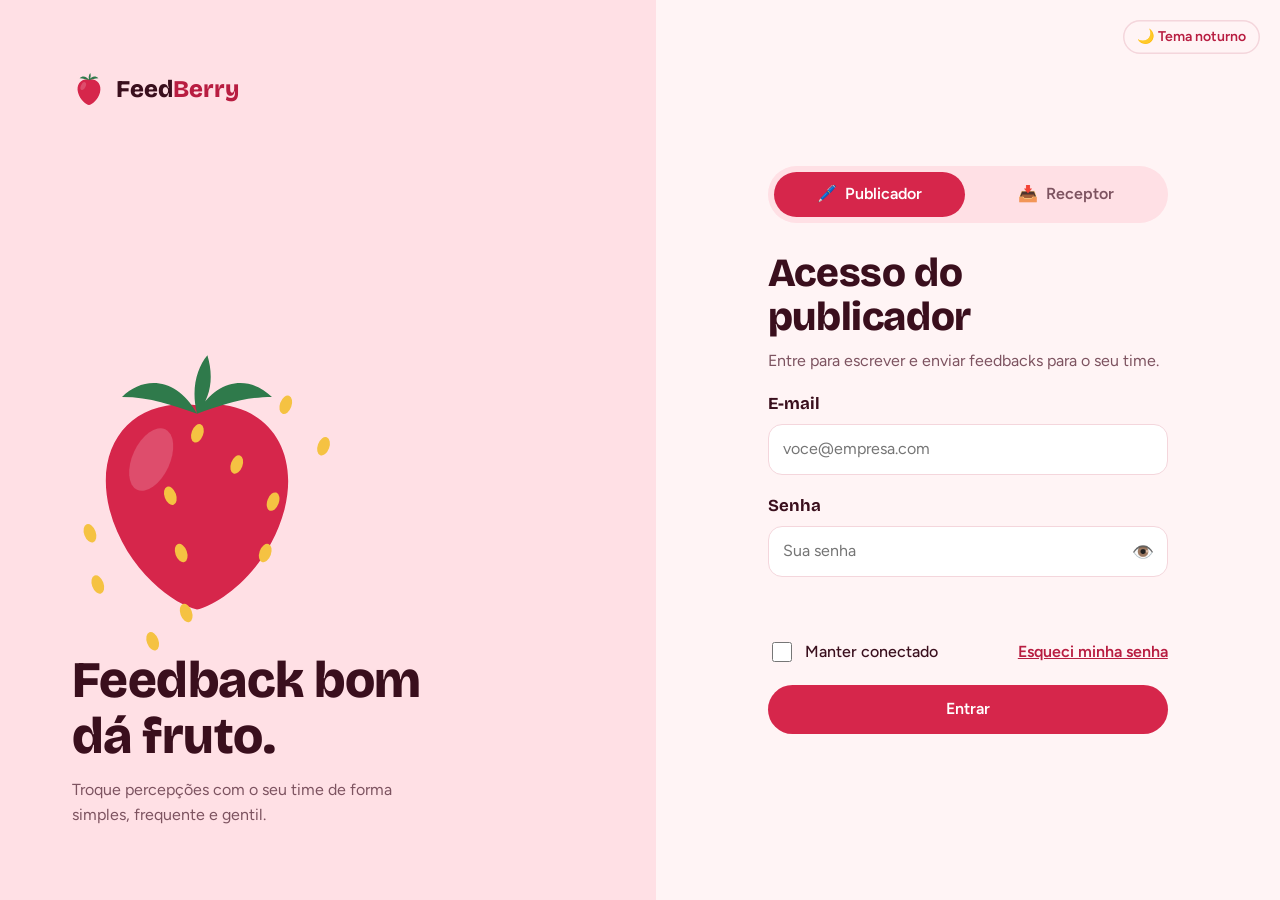
<file: src/frontend/index.html>
<!doctype html>
<html lang="pt-BR">
<head>
<meta charset="utf-8">
<meta name="viewport" content="width=device-width, initial-scale=1, viewport-fit=cover">
<title>Acesso do publicador · FeedBerry</title>
<link rel="icon" href="data:image/svg+xml,%3Csvg xmlns='http://www.w3.org/2000/svg' viewBox='0 0 100 100'%3E%3Ctext y='.9em' font-size='90'%3E🍓%3C/text%3E%3C/svg%3E">
<link rel="preconnect" href="https://fonts.googleapis.com">
<link rel="preconnect" href="https://fonts.gstatic.com" crossorigin>
<link href="https://fonts.googleapis.com/css2?family=Bricolage+Grotesque:opsz,wght@12..96,500;12..96,700;12..96,800&family=Figtree:wght@400;500;600&display=swap" rel="stylesheet">
<script src="utils/tema-inicial.js"></script>
<link rel="stylesheet" href="estilos/tokens.css">
<link rel="stylesheet" href="estilos/base.css">
<link rel="stylesheet" href="componentes/berry/berry.css">
<link rel="stylesheet" href="componentes/cabecalho/cabecalho.css">
<link rel="stylesheet" href="componentes/toast/toast.css">
<link rel="stylesheet" href="login/login.css">
</head>
<body>
<main class="login">

  <!-- lado esquerdo: identidade visual -->
  <section class="login__arte" aria-label="FeedBerry">
    <div class="login__marca" data-marca></div>
    <div class="login__berry" data-berry></div>
    <h2>Feedback bom dá fruto.</h2>
    <p>Troque percepções com o seu time de forma simples, frequente e gentil.</p>
  </section>

  <!-- lado direito: acesso -->
  <section class="login__lado" aria-label="Entrar no FeedBerry">
    <div class="login__tema">
      <button class="btn ghost sm" type="button" data-acao="alternar-tema"></button>
    </div>

    <div class="login__caixa">

      <!-- alternar entre os dois acessos -->
      <div class="abas" role="tablist" aria-label="Escolha o tipo de acesso">
        <button class="aba" type="button" role="tab" id="aba-publicador" data-perfil="publicador"
                aria-controls="painel-publicador" aria-selected="true">
          <span aria-hidden="true">🖊️</span> Publicador
        </button>
        <button class="aba" type="button" role="tab" id="aba-receptor" data-perfil="receptor"
                aria-controls="painel-receptor" aria-selected="false" tabindex="-1">
          <span aria-hidden="true">📥</span> Receptor
        </button>
      </div>

      <!-- ===================== login do PUBLICADOR ===================== -->
      <div class="painel" role="tabpanel" id="painel-publicador" aria-labelledby="aba-publicador">
        <form class="login__form" data-perfil="publicador" method="post" novalidate>
          <div>
            <h1>Acesso do publicador</h1>
            <p class="login__sub">Entre para escrever e enviar feedbacks para o seu time.</p>
          </div>

          <div>
            <label class="rotulo" for="publicador-email">E-mail</label>
            <input id="publicador-email" name="email" type="email" autocomplete="email" placeholder="voce@empresa.com">
          </div>

          <div>
            <label class="rotulo" for="publicador-senha">Senha</label>
            <div class="senha">
              <input id="publicador-senha" name="senha" type="password" autocomplete="current-password" placeholder="Sua senha">
              <button class="olho" type="button" data-alternar-senha aria-controls="publicador-senha" aria-label="Mostrar senha" aria-pressed="false">👁️</button>
            </div>
          </div>

          <p class="login__erro" role="alert" data-erro></p>

          <div class="login__linha">
            <label class="chk"><input type="checkbox" name="lembrar"> Manter conectado</label>
            <a href="#" data-esqueci>Esqueci minha senha</a>
          </div>

          <button class="btn" type="submit">Entrar</button>
        </form>
      </div>

      <!-- ====================== login do RECEPTOR ====================== -->
      <div class="painel" role="tabpanel" id="painel-receptor" aria-labelledby="aba-receptor" hidden>
        <form class="login__form" data-perfil="receptor" method="post" novalidate>
          <div>
            <h1>Acesso do receptor</h1>
            <p class="login__sub">Entre para ler os feedbacks que você recebeu e acompanhar as suas metas.</p>
          </div>

          <div>
            <label class="rotulo" for="receptor-email">E-mail</label>
            <input id="receptor-email" name="email" type="email" autocomplete="email" placeholder="voce@empresa.com">
          </div>

          <div>
            <label class="rotulo" for="receptor-senha">Senha</label>
            <div class="senha">
              <input id="receptor-senha" name="senha" type="password" autocomplete="current-password" placeholder="Sua senha">
              <button class="olho" type="button" data-alternar-senha aria-controls="receptor-senha" aria-label="Mostrar senha" aria-pressed="false">👁️</button>
            </div>
          </div>

          <p class="login__erro" role="alert" data-erro></p>

          <div class="login__linha">
            <label class="chk"><input type="checkbox" name="lembrar"> Manter conectado</label>
            <a href="#" data-esqueci>Esqueci minha senha</a>
          </div>

          <button class="btn" type="submit">Entrar</button>
        </form>
      </div>

    </div>
  </section>
</main>
<noscript><p class="sem-js">Ative o JavaScript para usar o FeedBerry.</p></noscript>
<script type="module" src="login/login.js"></script>
</body>
</html>
</file>
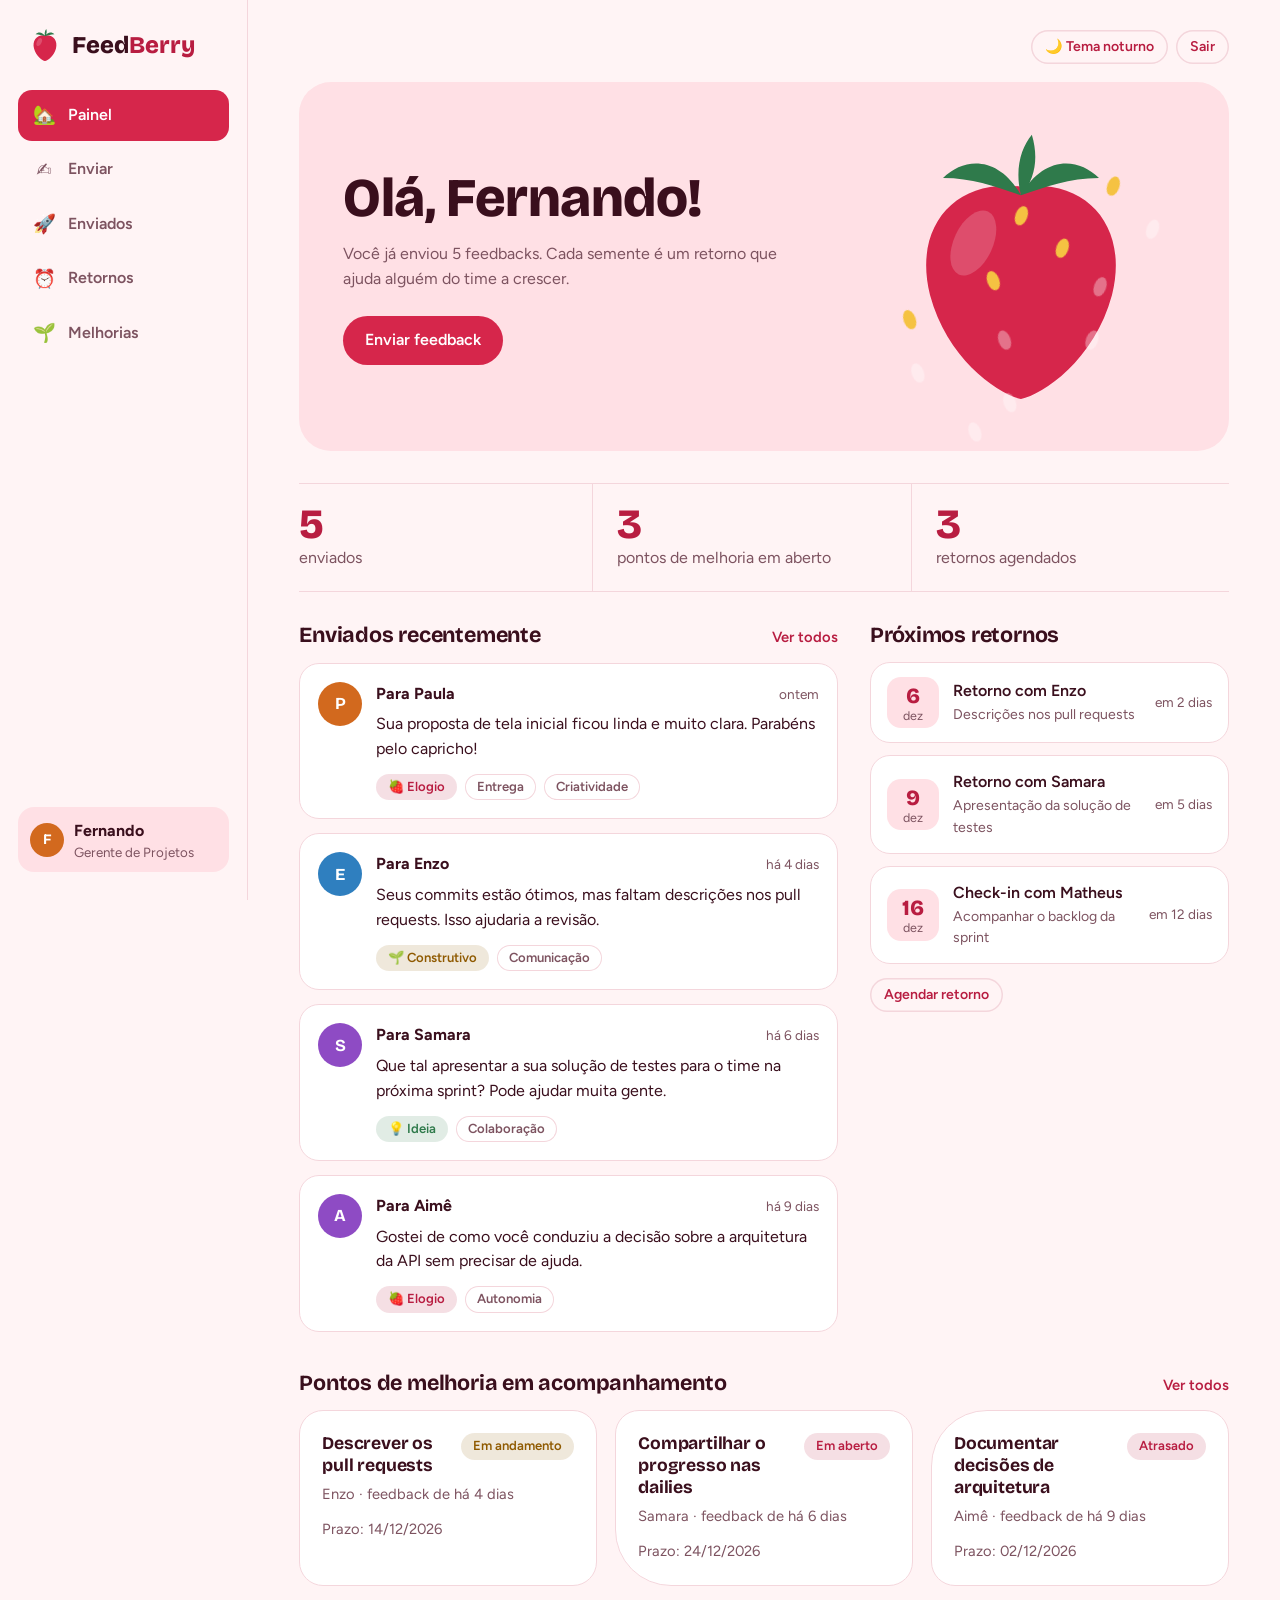
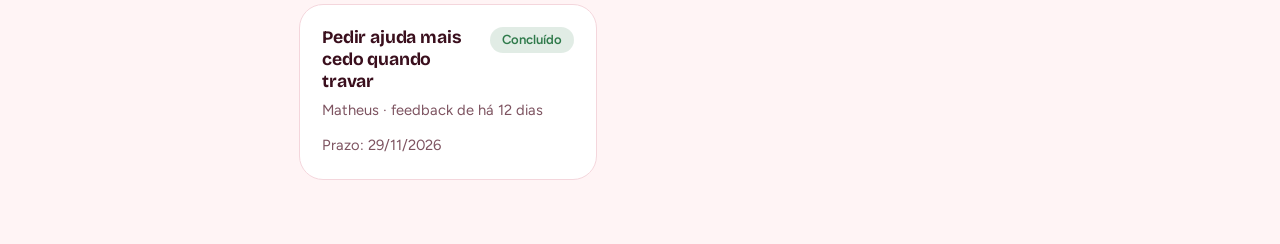
<file: src/frontend/publicador/home.html>
<!doctype html>
<html lang="pt-BR">
<head>
<meta charset="utf-8">
<meta name="viewport" content="width=device-width, initial-scale=1, viewport-fit=cover">
<title>Painel do publicador · FeedBerry</title>
<link rel="icon" href="data:image/svg+xml,%3Csvg xmlns='http://www.w3.org/2000/svg' viewBox='0 0 100 100'%3E%3Ctext y='.9em' font-size='90'%3E🍓%3C/text%3E%3C/svg%3E">
<link rel="preconnect" href="https://fonts.googleapis.com">
<link rel="preconnect" href="https://fonts.gstatic.com" crossorigin>
<link href="https://fonts.googleapis.com/css2?family=Bricolage+Grotesque:opsz,wght@12..96,500;12..96,700;12..96,800&family=Figtree:wght@400;500;600&display=swap" rel="stylesheet">
<script src="../utils/tema-inicial.js"></script>
<link rel="stylesheet" href="../estilos/tokens.css">
<link rel="stylesheet" href="../estilos/base.css">
<link rel="stylesheet" href="../componentes/componentes.css">
<link rel="stylesheet" href="home.css">
</head>
<body>
<div id="raiz"></div>
<noscript><p class="sem-js">Ative o JavaScript para usar o FeedBerry.</p></noscript>
<!-- Módulos ES não abrem direto do disco (file://). Rode: python -m http.server dentro de src/frontend -->
<script type="module" src="home.js"></script>
</body>
</html>
</file>
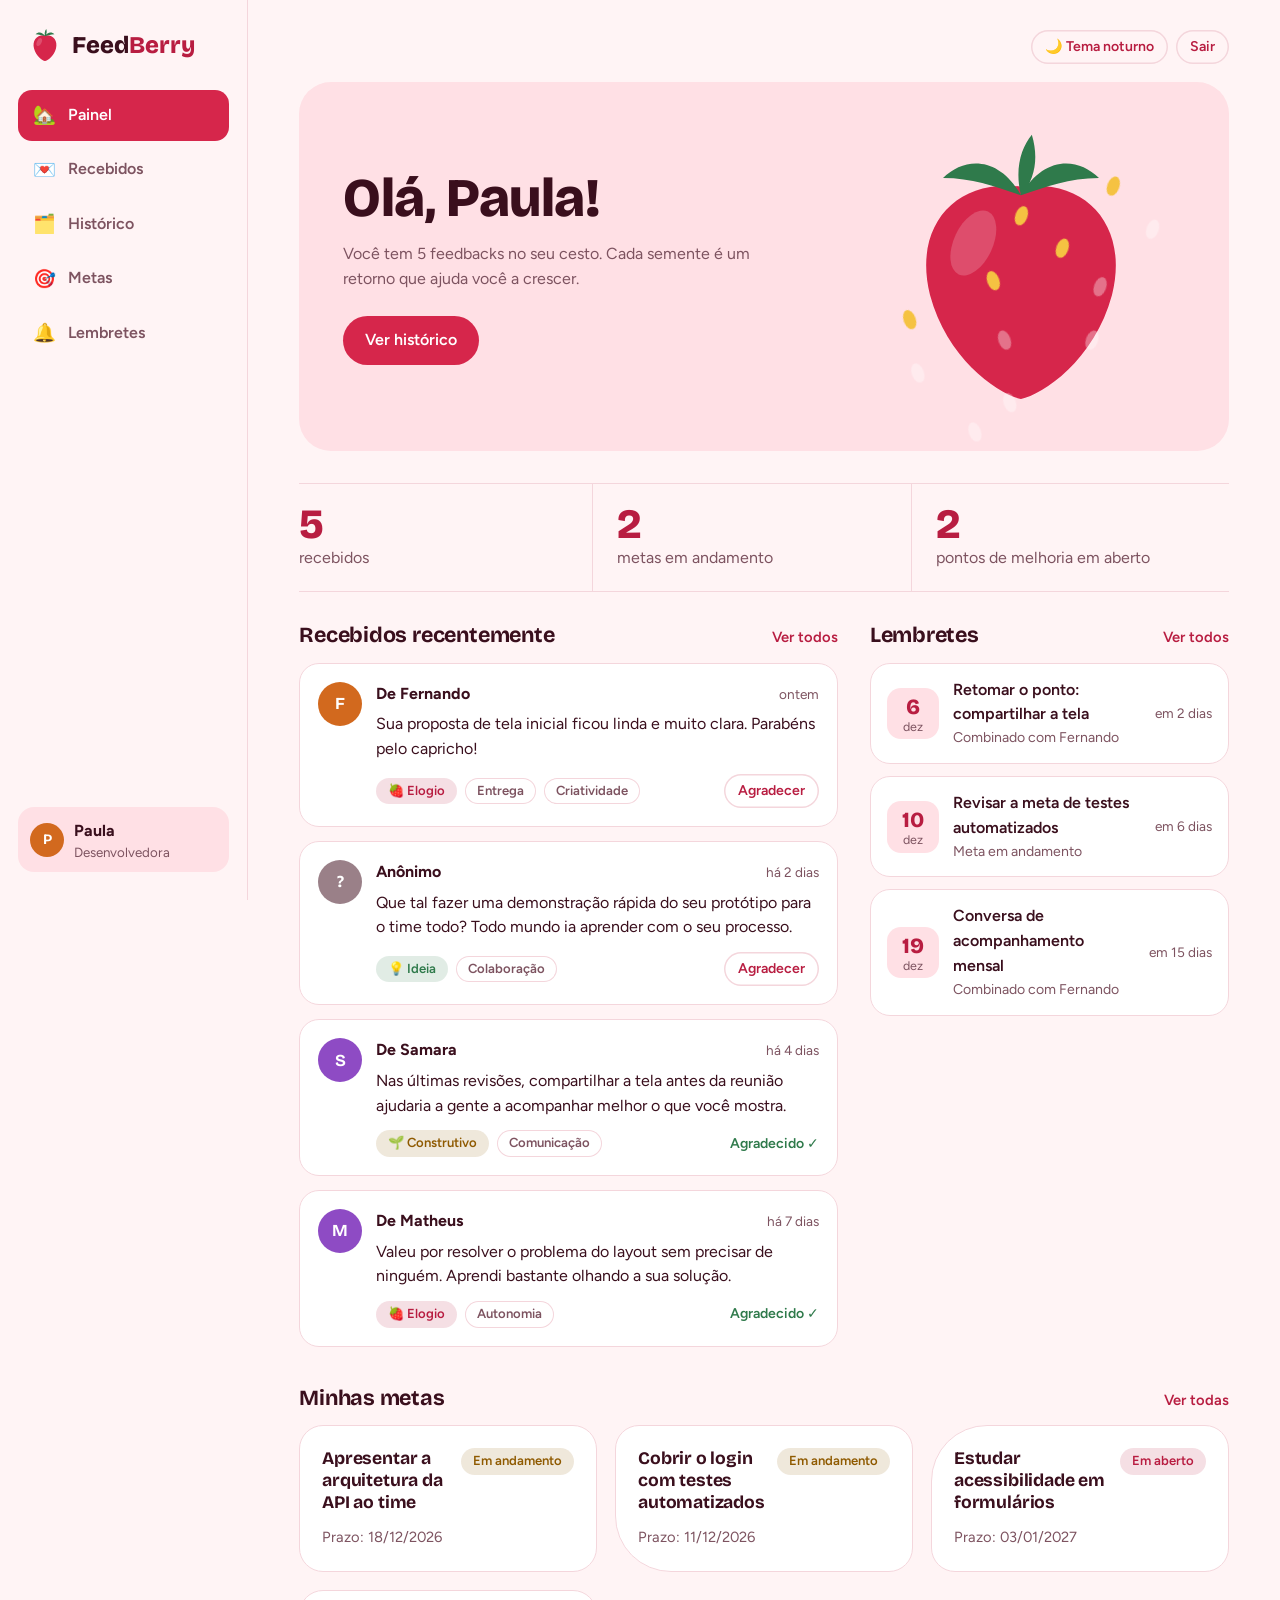
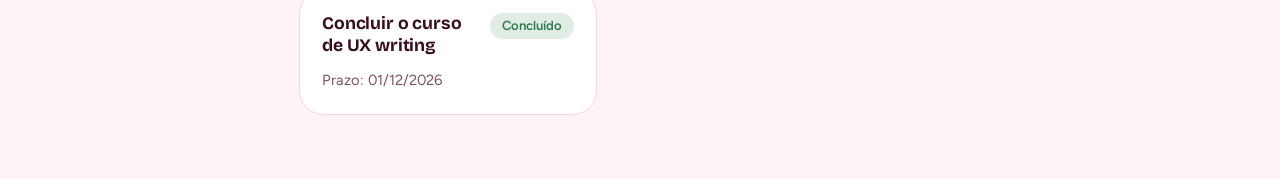
<file: src/frontend/receptor/home.html>
<!doctype html>
<html lang="pt-BR">
<head>
<meta charset="utf-8">
<meta name="viewport" content="width=device-width, initial-scale=1, viewport-fit=cover">
<title>Painel do receptor · FeedBerry</title>
<link rel="icon" href="data:image/svg+xml,%3Csvg xmlns='http://www.w3.org/2000/svg' viewBox='0 0 100 100'%3E%3Ctext y='.9em' font-size='90'%3E🍓%3C/text%3E%3C/svg%3E">
<link rel="preconnect" href="https://fonts.googleapis.com">
<link rel="preconnect" href="https://fonts.gstatic.com" crossorigin>
<link href="https://fonts.googleapis.com/css2?family=Bricolage+Grotesque:opsz,wght@12..96,500;12..96,700;12..96,800&family=Figtree:wght@400;500;600&display=swap" rel="stylesheet">
<script src="../utils/tema-inicial.js"></script>
<link rel="stylesheet" href="../estilos/tokens.css">
<link rel="stylesheet" href="../estilos/base.css">
<link rel="stylesheet" href="../componentes/componentes.css">
<link rel="stylesheet" href="home.css">
</head>
<body>
<div id="raiz"></div>
<noscript><p class="sem-js">Ative o JavaScript para usar o FeedBerry.</p></noscript>
<!-- Módulos ES não abrem direto do disco (file://). Rode: python -m http.server dentro de src/frontend -->
<script type="module" src="home.js"></script>
</body>
</html>
</file>
<file: src/frontend/estilos/tokens.css>
/* ==========================================================================
   FeedBerry · tokens de design
   Cores, fontes e tema claro/escuro, extraídos do login (PR #14).
   Regra do projeto: nenhuma cor fixa fora deste arquivo.
   O tema escuro é ativado por <html data-theme="dark">.
   ========================================================================== */
:root{
  --bg:#FFF4F5;--surface:#FFFFFF;--ink:#3A0F1D;--muted:#7D5360;--line:#F4D6DC;
  --berry:#D6264B;--berry-ink:#B81D41;--on-berry:#FFFFFF;--blush:#FFE0E5;--leaf:#2F7A4B;--seed:#F5C242;
  --brilho:#FFFFFF;

  /* tipos de feedback */
  --elogio:#B81D41;--construtivo:#8F5A00;--ideia:#2F7A4B;

  /* status de metas e pontos de melhoria */
  --status-aberto:var(--berry-ink);
  --status-andamento:var(--construtivo);
  --status-concluido:var(--leaf);
  --status-atrasado:var(--berry-ink);

  /* avatares: a cor é escolhida pelo nome (ver componentes/avatar) */
  --neutro:#9A8088;--on-avatar:#FFFFFF;
  --avatar-1:#D6264B;--avatar-2:#D2691E;--avatar-3:#2F7A4B;
  --avatar-4:#8E4BC4;--avatar-5:#2F7FBF;--avatar-6:#B03A7A;

  --display:"Bricolage Grotesque","Trebuchet MS",system-ui,sans-serif;
  --body:"Figtree",system-ui,-apple-system,"Segoe UI",sans-serif;
}
:root[data-theme=dark]{
  color-scheme:dark;
  --bg:#1C0A10;--surface:#2A1019;--ink:#FFEAEE;--muted:#CBA3AE;--line:#4B2331;
  --berry:#FF5B7B;--berry-ink:#FF8AA1;--on-berry:#2A0A14;--blush:#3D1521;--leaf:#6FD197;
  --elogio:#FF8AA1;--construtivo:#F5C242;--ideia:#6FD197;
}
</file>
<file: src/frontend/estilos/base.css>
/* ==========================================================================
   FeedBerry · base
   Reset, tipografia, foco, botões e selos usados em todas as telas.
   Cores e fontes vêm de tokens.css.
   ========================================================================== */
*{box-sizing:border-box}
[hidden]{display:none!important}
html{scroll-padding-top:env(safe-area-inset-top,0px)}
body{margin:0;background:var(--bg);color:var(--ink);font:400 1rem/1.55 var(--body);min-height:100vh;transition:background .3s,color .3s}
h1,h2,h3{font-family:var(--display);line-height:1.1;margin:0;letter-spacing:-.01em}
button,input,select,textarea{font:inherit;color:inherit}
:focus-visible{outline:3px solid var(--berry);outline-offset:2px;border-radius:8px}

/* botões */
.btn{display:inline-flex;align-items:center;justify-content:center;gap:8px;border:0;border-radius:999px;padding:12px 22px;font-weight:600;cursor:pointer;background:var(--berry);color:var(--on-berry);text-decoration:none;transition:transform .15s,filter .15s}
.btn:hover{filter:brightness(1.07);transform:translateY(-1px)}
.btn.ghost{background:transparent;color:var(--berry-ink);box-shadow:inset 0 0 0 1.5px var(--line)}
.btn.ghost:hover{background:var(--blush);filter:none}
.btn.sm{padding:6px 14px;font-size:.88rem}

/* selos: .chip usa a cor de --c; .tag é neutro */
.chip,.tag{border-radius:99px;padding:3px 12px;font-size:.82rem;font-weight:600}
.chip{color:var(--c);background:color-mix(in srgb,var(--c) 14%,transparent)}
.tag{color:var(--muted);box-shadow:inset 0 0 0 1px var(--line)}

.sem-js{padding:24px;text-align:center;color:var(--muted)}

@media (prefers-reduced-motion:reduce){*{animation:none!important;transition:none!important}}
</file>
<file: src/frontend/componentes/berry/berry.css>
.berry-sprite{position:absolute;width:0;height:0;overflow:hidden}
.berry-logo{width:34px;height:34px}
.seed{transform-box:fill-box;transform-origin:center;animation:pop .5s cubic-bezier(.3,1.6,.5,1) both;animation-delay:calc(var(--i)*70ms + 200ms)}
@keyframes pop{from{transform:scale(0) rotate(40deg);opacity:0}}
</file>
<file: src/frontend/componentes/cabecalho/cabecalho.css>
.marca{display:flex;align-items:center;gap:10px;font:800 1.5rem var(--display);padding:0 10px;color:var(--ink);text-decoration:none}
.marca__nome span{color:var(--berry-ink)}
.cabecalho__usuario{display:flex;align-items:center;gap:10px;padding:12px;border-radius:16px;background:var(--blush)}
.cabecalho__usuario small{display:block;color:var(--muted);line-height:1.2}
.cabecalho__usuario strong{line-height:1.2}
.barra-acoes{display:flex;justify-content:flex-end;gap:8px;margin:-10px 0 18px}
</file>
<file: src/frontend/componentes/toast/toast.css>
.toast{position:fixed;left:50%;bottom:calc(24px + env(safe-area-inset-bottom,0px));transform:translate(-50%,140%);opacity:0;pointer-events:none;background:var(--ink);color:var(--bg);padding:12px 22px;border-radius:99px;font-weight:600;transition:transform .35s cubic-bezier(.3,1.4,.5,1),opacity .2s;z-index:30;max-width:calc(100vw - 32px);text-align:center}
.toast.on{transform:translate(-50%,0);opacity:1}
</file>
<file: src/frontend/login/login.css>
/* ==========================================================================
   Tela de login (issue #6). Cores e fontes vêm de estilos/tokens.css.
   ========================================================================== */
.login{min-height:100vh;display:grid;grid-template-columns:1.05fr 1fr}

/* lado esquerdo */
.login__arte{background:var(--blush);display:flex;flex-direction:column;justify-content:center;align-items:flex-start;gap:14px;padding:clamp(28px,6vw,72px)}
.login__marca{margin-bottom:auto}
.login__marca .marca{padding:0}
.login__arte h2{font-size:clamp(2rem,4vw,3.2rem);font-weight:800;max-width:12ch}
.login__arte p{margin:0;color:var(--muted);max-width:38ch}
.login__berry{width:min(250px,60%)}
.login__berry svg{width:100%;overflow:visible;margin-block:12px}

/* lado direito */
.login__lado{position:relative;display:grid;align-content:center;padding:clamp(24px,5vw,64px)}
.login__tema{position:absolute;top:calc(20px + env(safe-area-inset-top,0px));right:20px}
.login__caixa{width:100%;max-width:400px;margin:0 auto;display:grid;gap:28px}

/* abas: publicador / receptor */
.abas{display:grid;grid-template-columns:1fr 1fr;gap:6px;padding:6px;border-radius:999px;background:var(--blush)}
.aba{display:flex;align-items:center;justify-content:center;gap:8px;border:0;cursor:pointer;border-radius:999px;padding:10px 14px;font-weight:600;background:transparent;color:var(--muted);transition:background .2s,color .2s}
.aba:hover{color:var(--ink)}
.aba[aria-selected=true]{background:var(--berry);color:var(--on-berry)}

/* formulário */
.login__form{display:grid;gap:20px}
.login__form h1{font-size:2.5rem;font-weight:800}
.login__sub{margin:10px 0 0;color:var(--muted)}
.rotulo{font:700 1.05rem var(--display);margin-bottom:10px;display:block}
.login__form input:not([type=checkbox]){width:100%;border:1.5px solid var(--line);background:var(--surface);border-radius:14px;padding:12px 14px}
.login__form input[aria-invalid=true]{border-color:var(--berry)}
.senha{position:relative}
.senha input{padding-right:52px!important}
.olho{position:absolute;right:6px;top:50%;transform:translateY(-50%);border:0;background:none;cursor:pointer;font-size:1.1rem;padding:8px;border-radius:10px}
.login__erro{color:var(--berry-ink);font-weight:600;min-height:1.4em;margin:0}
.login__linha{display:flex;align-items:center;justify-content:space-between;gap:16px;flex-wrap:wrap}
.login__linha a{color:var(--berry-ink);font-weight:600}
.chk{display:flex;gap:10px;align-items:center;font-weight:500}
.chk input{width:20px;height:20px;accent-color:var(--berry)}
.login__dica{color:var(--muted);font-size:.85rem;text-align:center}

@media (max-width:820px){
  .login{grid-template-columns:1fr}
  .login__arte{padding:24px;gap:8px}
  .login__marca{margin-bottom:0}
  .login__arte p{display:none}
  .login__berry{width:110px}
  .login__berry svg{margin:0}
  .login__lado{align-content:start;padding-top:64px}
  .login__form h1{font-size:2rem}
}
</file>
<file: src/frontend/componentes/componentes.css>
/* Todos os estilos dos componentes. As homes carregam só este arquivo.
   Ao criar um componente novo, adicione o .css dele aqui. */
@import url("./avatar/avatar.css");
@import url("./berry/berry.css");
@import url("./cabecalho/cabecalho.css");
@import url("./menu/menu.css");
@import url("./layout-home/layout-home.css");
@import url("./saudacao/saudacao.css");
@import url("./secao/secao.css");
@import url("./card-resumo/card-resumo.css");
@import url("./card-feedback/card-feedback.css");
@import url("./card-meta-ponto/card-meta-ponto.css");
@import url("./lista-lembretes/lista-lembretes.css");
@import url("./estado-vazio/estado-vazio.css");
@import url("./toast/toast.css");
</file>
<file: src/frontend/publicador/home.css>
/* Estilos exclusivos da home do PUBLICADOR.
   Cores e fontes vêm de ../estilos/tokens.css; o resto vem dos componentes. */

/* bloco "Próximos retornos": botão de agendar abaixo da lista */
.retornos__acoes{margin-top:14px}
</file>
<file: src/frontend/receptor/home.css>
/* Estilos exclusivos da home do RECEPTOR.
   Cores e fontes vêm de ../estilos/tokens.css; o resto vem dos componentes.
   Hoje todo o visual desta home vem dos componentes compartilhados; use este
   arquivo apenas para o que for só do receptor. */
</file>
